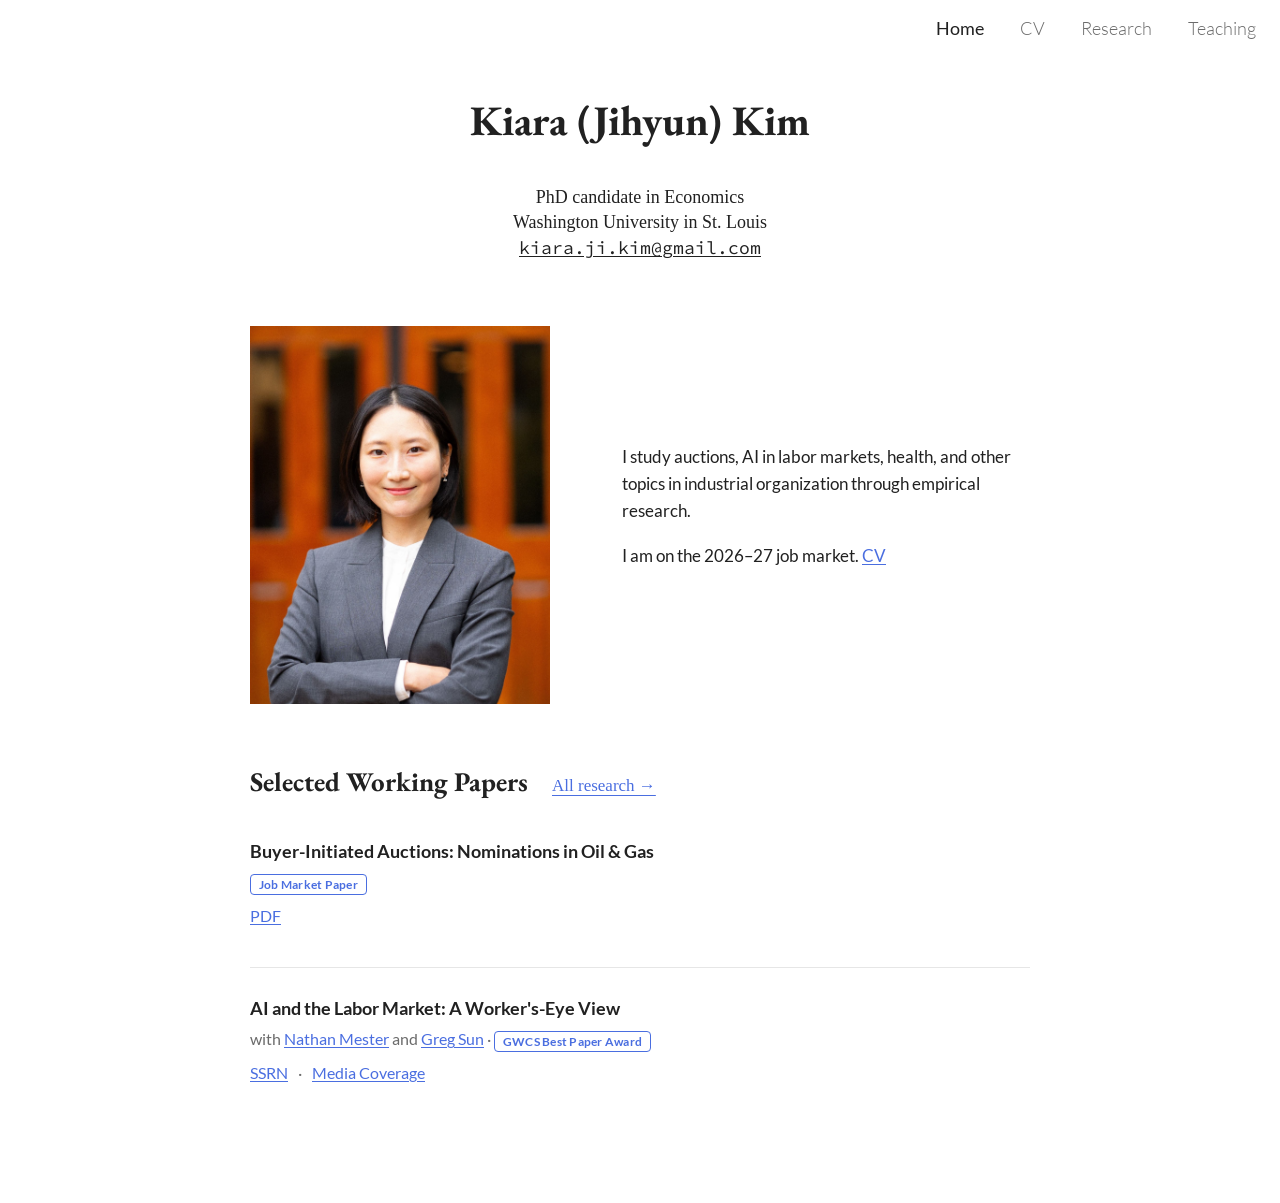
<file: index.html>
<!doctype html>
<html lang="en">
<head>
  <meta charset="utf-8">
  <meta name="viewport" content="width=device-width, initial-scale=1">
  <title>Kiara (Jihyun) Kim</title>
  <meta name="description" content="Kiara (Jihyun) Kim, PhD candidate in Economics at Washington University in St. Louis.">
  <link rel="stylesheet" href="style.css?v=5">
  <script src="script.js" defer></script>
</head>
<body>
  <header class="site-header">
    <nav>
      <a href="index.html" aria-current="page">Home</a>
      <a href="cv.html">CV</a>
      <a href="research.html">Research</a>
      <a href="teaching.html">Teaching</a>
    </nav>
  </header>

  <section class="hero">
    <h1>Kiara (Jihyun) Kim</h1>
    <p class="affil">PhD candidate in Economics<br>
      Washington University in St. Louis<br>
      <a class="email" href="mailto:kiara.ji.kim@gmail.com">kiara.ji.kim@gmail.com</a></p>
  </section>

  <div class="intro">
    <img src="images/profile.jpg" alt="Kiara (Jihyun) Kim">
    <div>
      <p>I study auctions, AI in labor markets, health, and other topics in industrial organization through empirical research.</p>
      <p>I am on the 2026&ndash;27 job market. <a href="files/CV_2026_Kiara.pdf">CV</a></p>
    </div>
  </div>

  <main>
    <section class="selected">
      <div class="section-head">
        <h2>Selected Working Papers</h2>
        <a class="more-link" href="research.html">All research &rarr;</a>
      </div>

      <article class="paper">
        <h3>Buyer-Initiated Auctions: Nominations in Oil &amp; Gas</h3>
        <p class="meta"><span class="tag">Job Market Paper</span></p>
        <p class="links"><a href="files/buyer-initiated-auctions.pdf">PDF</a></p>
      </article>

      <article class="paper">
        <h3>AI and the Labor Market: A Worker's-Eye View</h3>
        <p class="meta">with <a href="https://olin.washu.edu/doctoral-student/nathan-mester">Nathan Mester</a> and <a href="https://sites.google.com/view/gregory-sun/research">Greg Sun</a> &middot; <span class="tag">GWCS Best Paper Award</span></p>
        <p class="links">
          <a href="https://papers.ssrn.com/sol3/papers.cfm?abstract_id=6240619">SSRN</a><a href="https://source.washu.edu/2026/04/washu-expert-research-highlights-who-wins-loses-in-ai-influenced-job-market/">Media Coverage</a>
        </p>
      </article>

    </section>
  </main>
</body>
</html>
</file>
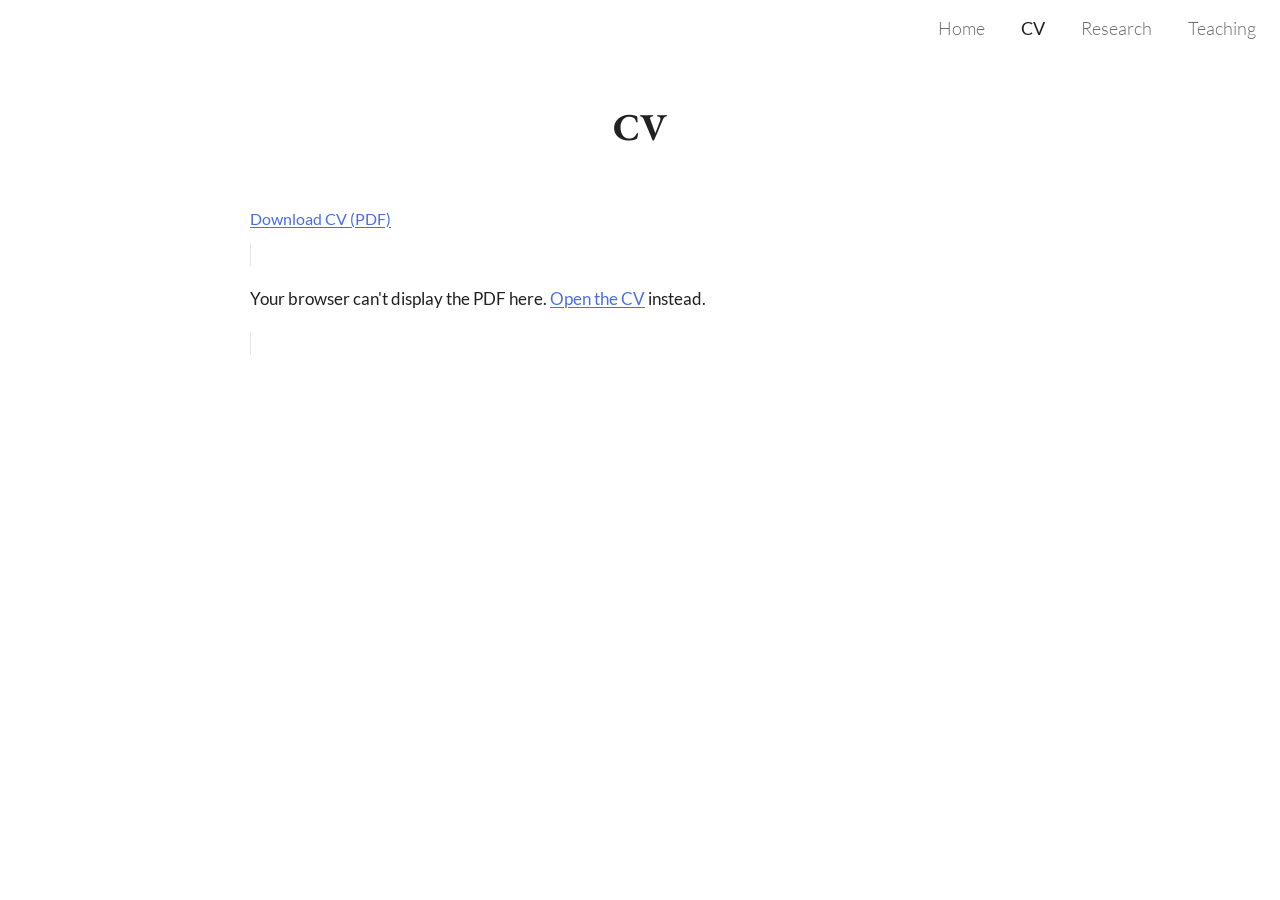
<file: cv.html>
<!doctype html>
<html lang="en">
<head>
  <meta charset="utf-8">
  <meta name="viewport" content="width=device-width, initial-scale=1">
  <title>CV · Kiara (Jihyun) Kim</title>
  <link rel="stylesheet" href="style.css?v=5">
  <script src="script.js" defer></script>
</head>
<body>
  <header class="site-header">
      <nav>
        <a href="index.html">Home</a>
        <a href="cv.html" aria-current="page">CV</a>
        <a href="research.html">Research</a>
        <a href="teaching.html">Teaching</a>
      </nav>
  </header>

  <main>
    <h1 class="page-title">CV</h1>
    <div class="content">
    <p class="links"><a href="files/CV_2026_Kiara.pdf" download>Download CV (PDF)</a></p>
    <object class="cv-frame" data="files/CV_2026_Kiara.pdf" type="application/pdf">
      <p>Your browser can't display the PDF here. <a href="files/CV_2026_Kiara.pdf">Open the CV</a> instead.</p>
    </object>
    </div>
  </main>
</body>
</html>
</file>
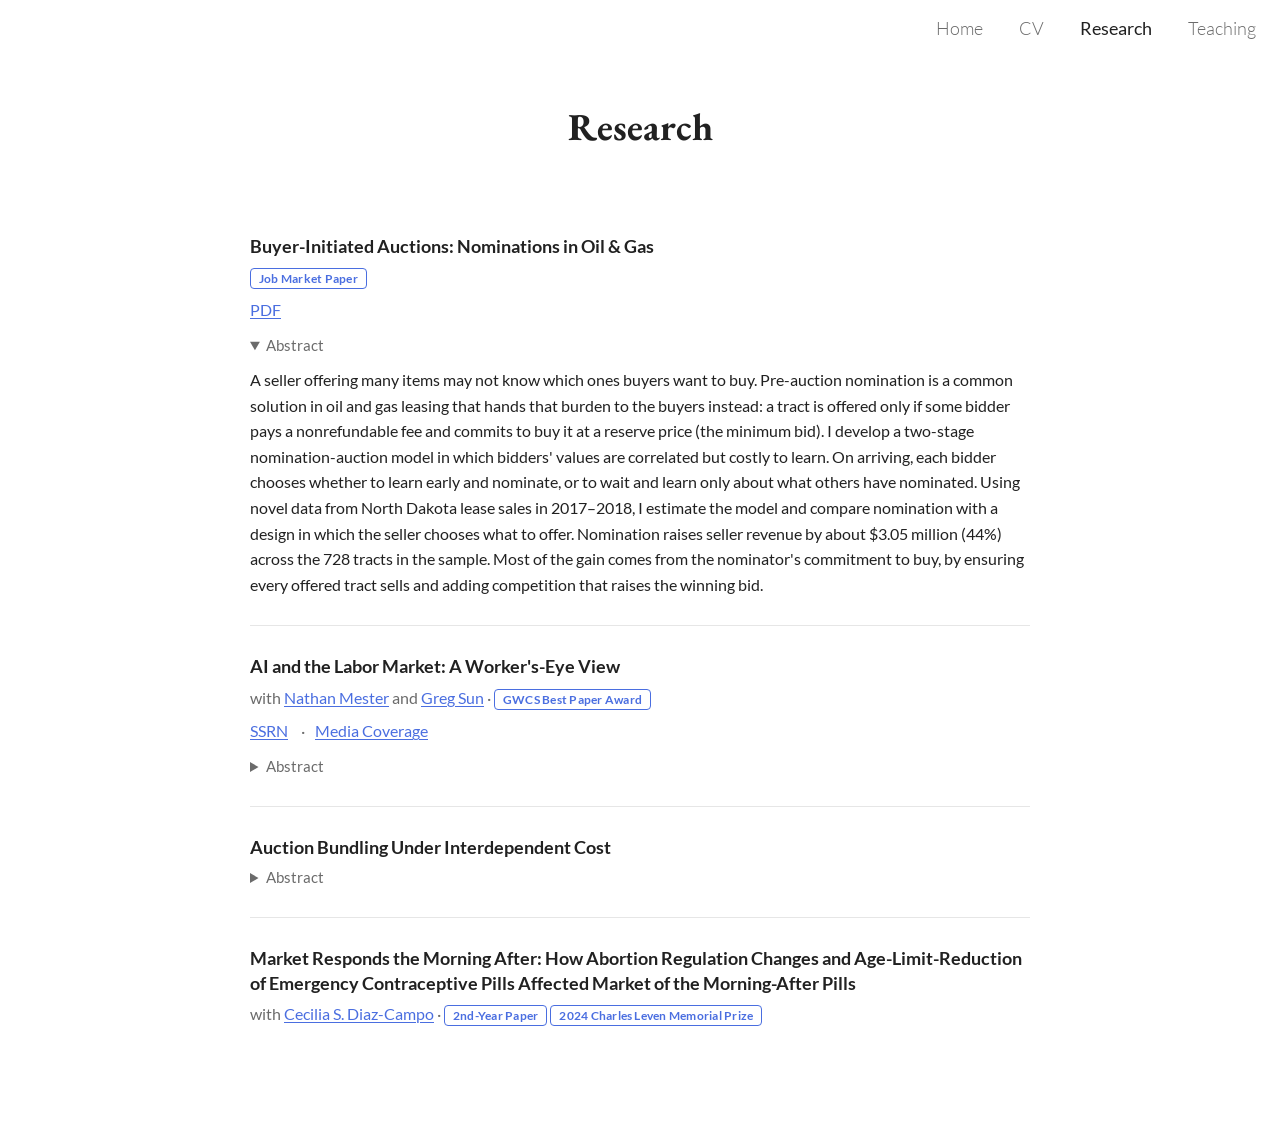
<file: research.html>
<!doctype html>
<html lang="en">
<head>
  <meta charset="utf-8">
  <meta name="viewport" content="width=device-width, initial-scale=1">
  <title>Research · Kiara (Jihyun) Kim</title>
  <link rel="stylesheet" href="style.css?v=5">
  <script src="script.js" defer></script>
</head>
<body>
  <header class="site-header">
      <nav>
        <a href="index.html">Home</a>
        <a href="cv.html">CV</a>
        <a href="research.html" aria-current="page">Research</a>
        <a href="teaching.html">Teaching</a>
      </nav>
  </header>

  <main>
    <h1 class="page-title">Research</h1>
    <div class="content">

    <article class="paper">
      <h2>Buyer-Initiated Auctions: Nominations in Oil &amp; Gas</h2>
      <p class="meta"><span class="tag">Job Market Paper</span></p>
      <p class="links">
        <a href="files/buyer-initiated-auctions.pdf">PDF</a>
      </p>
      <details open>
        <summary>Abstract</summary>
        <p>A seller offering many items may not know which ones buyers want to buy. Pre-auction nomination is a common solution in oil and gas leasing that hands that burden to the buyers instead: a tract is offered only if some bidder pays a nonrefundable fee and commits to buy it at a reserve price (the minimum bid). I develop a two-stage nomination-auction model in which bidders' values are correlated but costly to learn. On arriving, each bidder chooses whether to learn early and nominate, or to wait and learn only about what others have nominated. Using novel data from North Dakota lease sales in 2017–2018, I estimate the model and compare nomination with a design in which the seller chooses what to offer. Nomination raises seller revenue by about $3.05 million (44%) across the 728 tracts in the sample. Most of the gain comes from the nominator's commitment to buy, by ensuring every offered tract sells and adding competition that raises the winning bid.</p>
      </details>
    </article>

    <article class="paper">
      <h2>AI and the Labor Market: A Worker's-Eye View</h2>
      <p class="meta">with <a href="https://olin.washu.edu/doctoral-student/nathan-mester">Nathan Mester</a> and <a href="https://sites.google.com/view/gregory-sun/research">Greg Sun</a> &middot; <span class="tag">GWCS Best Paper Award</span></p>
      <p class="links">
        <a href="https://papers.ssrn.com/sol3/papers.cfm?abstract_id=6240619">SSRN</a>
        <a href="https://source.washu.edu/2026/04/washu-expert-research-highlights-who-wins-loses-in-ai-influenced-job-market/">Media Coverage</a>
      </p>
      <details>
        <summary>Abstract</summary>
        <p>We collect and analyze data from a survey of just under 2,000 U.S. citizens to study perceptions about the role of generative Artificial Intelligence (AI) in the workplace, as well as changes in career-relevant decision-making since the initial launch of ChatGPT. We report three main findings. First, most respondents report dedicating more time to learning now compared to before ChatGPT, and this trend is driven by those who use AI and believe that it is a useful tool for learning. Second, while time invested in learning tends to decrease with age, this trend is attenuated among those who believe in AI's potential as a learning tool. Third, workers who believe that AI is a complement to their own effort increase their effort in response to the introduction of AI while workers who believe that AI is a substitute show no such effect. These patterns are robust to the inclusion of a rich set of controls and demonstrate the importance of worker-level tradeoffs in shaping heterogeneous responses to the introduction of AI. They highlight career-long learning as a particularly important dimension of AI capabilities that is especially important in the eyes of many workers.</p>
      </details>
    </article>

    <article class="paper">
      <h2>Auction Bundling Under Interdependent Cost</h2>
      <details>
        <summary>Abstract</summary>
        <p>This paper uses a dynamic structural model to characterize and quantify cost interdependency in mineral rights using sequential auction data to exploit dynamic spatial incentives arising from sequentially realized winning outcomes. I find that bidders overbid in anticipation of future rent from winning close-by auctions. Structural estimates indicate that winning multiple nearby tracts results in cost synergy, with variation in proximity and size. Using the results, I show that bundling auctions improves both efficiency and revenue in a sequential auction setting. A back-of-the-envelope calculation suggests that revenue and efficiency improve if tracts 0.25 miles apart are bundled. Furthermore, the size of a bundle should be capped at 400 acres in total.</p>
      </details>
    </article>

    <article class="paper">
      <h2>Market Responds the Morning After: How Abortion Regulation Changes and Age-Limit-Reduction of Emergency Contraceptive Pills Affected Market of the Morning-After Pills</h2>
      <p class="meta">with <a href="https://sites.google.com/view/ceciliadiazcampo">Cecilia S. Diaz-Campo</a> &middot; <span class="tag">2nd-Year Paper</span> <span class="tag">2024 Charles Leven Memorial Prize</span></p>
    </article>
    </div>
  </main>
</body>
</html>
</file>
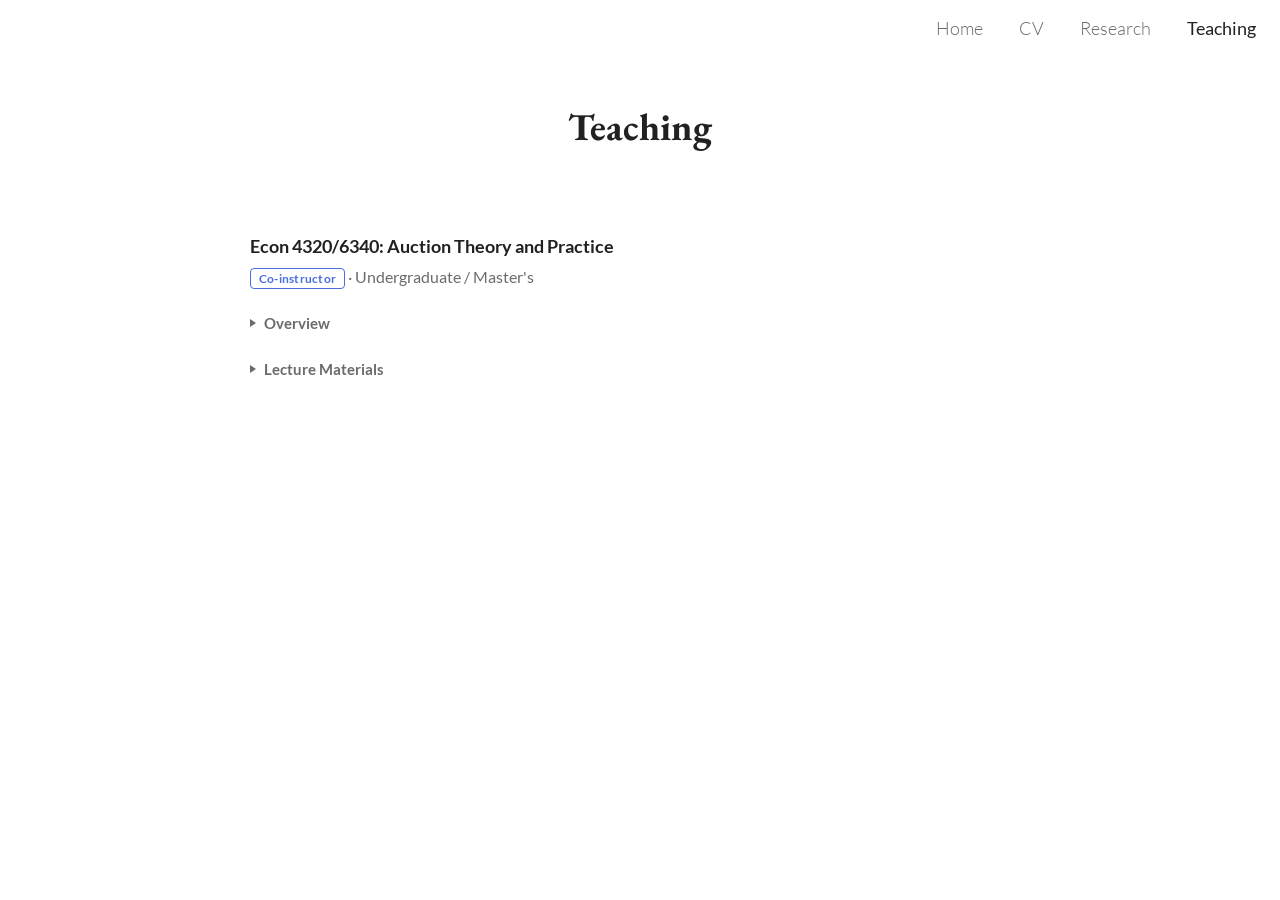
<file: teaching.html>
<!doctype html>
<html lang="en">
<head>
  <meta charset="utf-8">
  <meta name="viewport" content="width=device-width, initial-scale=1">
  <title>Teaching · Kiara (Jihyun) Kim</title>
  <link rel="stylesheet" href="style.css?v=5">
  <script src="script.js" defer></script>
  <style>
    /* Lecture Materials toggle (move into style.css if you prefer) */
    .materials {
      margin: 18px 0 14px;
    }
    .materials > summary {
      cursor: pointer;
      list-style: none;
      font-weight: 600;
      display: inline-flex;
      align-items: center;
      gap: 8px;
    }
    .materials > summary::-webkit-details-marker { display: none; }
    .materials > summary::before {
      content: "";
      width: 0;
      height: 0;
      border-left: 6px solid currentColor;
      border-top: 4px solid transparent;
      border-bottom: 4px solid transparent;
      transition: transform 0.15s ease;
    }
    .materials[open] > summary::before { transform: rotate(90deg); }
    .materials > summary:focus-visible {
      outline: 2px solid currentColor;
      outline-offset: 3px;
    }
    .materials-body {
      margin: 10px 0 0 4px;
      padding-left: 16px;
      border-left: 2px solid rgba(127, 127, 127, 0.3);
    }
    .materials-body .meta { margin: 0 0 6px; }
    .lecture-list {
      list-style: none;
      margin: 0;
      padding: 0;
    }
    .lecture-list li { margin: 6px 0; }
    @media (prefers-reduced-motion: reduce) {
      .materials > summary::before { transition: none; }
    }
  </style>
</head>
<body>
  <header class="site-header">
      <nav>
        <a href="index.html">Home</a>
        <a href="cv.html">CV</a>
        <a href="research.html">Research</a>
        <a href="teaching.html" aria-current="page">Teaching</a>
      </nav>
  </header>

  <main>
    <h1 class="page-title">Teaching</h1>
    <div class="content">

    <article class="paper">
      <h2>Econ 4320/6340: Auction Theory and Practice</h2>
      <p class="meta"><span class="tag">Co-instructor</span> &middot; Undergraduate / Master's</p>
      <details class="materials">
        <summary>Overview</summary>
        <div class="materials-body">
          <p>I co-teach this undergrad/masters course that applies theoretical and AI-assisted empirical tools to study auctions.</p>
          <p>My sessions cover the econometrics of auctions: using simulated and real data to estimate bidder preferences and inform auction design, along with open research questions. They also teach students how to prompt AI effectively and check its answers using basic game theory.</p>
        </div>
      </details>

      <details class="materials">
        <summary>Lecture Materials</summary>
        <div class="materials-body">
          <ul class="lecture-list">
            <li><a href="files/empirical-cdf-pdf.pdf">Lecture 3: Empirical CDF &amp; PDF: Estimating Distributions from Data</a></li>
            <li><a href="files/Lecture6_TA_session_procurement.pdf">Lecture 6: Using AI to Find (and Verify) Equilibrium: From Prisoner's Dilemma to a First-Price Procurement Auction</a></li>
            <li><a href="files/Lecture11_TA_session_empirical_auction.pdf">Lecture 11: GPV Identification: Recovering Values from Bids</a></li>
            <li><a href="files/Lecture11_TA_session_supplement.pdf">HW3 Supplement (Question B4): Solving &psi;(r) = 0: A Short Guide to Root Finding</a></li>
          </ul>
          <p class="note">Contact me for assignments and solutions.</p>
        </div>
      </details>

    </article>

    </div>
  </main>
</body>
</html>
</file>
<file: style.css>
/* Fonts are stored in /fonts (open-source, SIL Open Font License). Nothing loads from Google. */
@font-face { font-family: "EB Garamond"; src: url("fonts/eb-garamond-latin-500-normal.woff2") format("woff2"); font-weight: 500; font-display: swap; }
@font-face { font-family: "EB Garamond"; src: url("fonts/eb-garamond-latin-700-normal.woff2") format("woff2"); font-weight: 700; font-display: swap; }
@font-face { font-family: "Lato"; src: url("fonts/lato-latin-300-normal.woff2") format("woff2"); font-weight: 300; font-display: swap; }
@font-face { font-family: "Lato"; src: url("fonts/lato-latin-400-normal.woff2") format("woff2"); font-weight: 400; font-display: swap; }
@font-face { font-family: "Lato"; src: url("fonts/lato-latin-700-normal.woff2") format("woff2"); font-weight: 700; font-display: swap; }
@font-face { font-family: "Source Code Pro"; src: url("fonts/source-code-pro-latin-400-normal.woff2") format("woff2"); font-weight: 400; font-display: swap; }

:root {
  --text: #212121;
  --muted: #6b6b6b;
  --link: #4a6ee0;
  --rule: #e6e6e6;
  --display: "EB Garamond", Garamond, "Times New Roman", serif;
  --serif: "Times New Roman", Times, serif;
  --sans: "Lato", "Helvetica Neue", Arial, sans-serif;
  --mono: "Source Code Pro", Menlo, Consolas, monospace;
  --bg: #ffffff;
  --accent: #8a3b12;
}

/* Dark mode: used automatically when the visitor's device is set to dark */
@media (prefers-color-scheme: dark) {
  :root {
    --bg: #161719;
    --text: #e9e7e3;
    --muted: #a2a6ad;
    --link: #8fa9ff;
    --rule: #2f3136;
    --accent: #e8955f;
  }
}

* { box-sizing: border-box; }
html { -webkit-text-size-adjust: 100%; }

body {
  margin: 0;
  background: var(--bg);
  color: var(--text);
  font-family: var(--sans);
  font-size: 17px;
  line-height: 1.6;
}

a { color: var(--link); text-underline-offset: 2px; }

/* Top-right menu */
.site-header {
  position: sticky;
  top: 0;
  z-index: 10;
  display: flex;
  justify-content: flex-end;
  padding: 10px 24px;
  background: var(--bg);
  transition: background-color 0.25s ease, box-shadow 0.25s ease;
}

/* Dark bar after scrolling down */
.site-header.scrolled {
  background: #212121;
  box-shadow: 0 1px 4px rgba(0, 0, 0, 0.25);
}
.site-header.scrolled nav a { color: #e0e0e0; }
.site-header.scrolled nav a:hover { color: #ffffff; }
.site-header.scrolled nav a[aria-current="page"] { color: #8fa9ff; }

nav { display: flex; flex-wrap: wrap; gap: 4px 36px; }

nav a {
  font-family: var(--sans);
  font-weight: 300;
  font-size: 18px;
  color: var(--muted);
  text-decoration: none;
  padding: 4px 0;
}

nav a:hover { color: var(--text); }
nav a[aria-current="page"] { color: var(--text); font-weight: 400; }

/* Centered name block */
.hero {
  text-align: center;
  padding: 40px 20px 0;
}

.hero h1 {
  font-family: var(--display);
  font-weight: 700;
  font-size: 42px;
  line-height: 1.15;
  margin: 0 0 40px;
}

.affil {
  font-family: var(--serif);
  font-size: 18px;
  line-height: 1.4;
  margin: 0;
}

.affil a { color: var(--link); }
.affil a.email { font-family: var(--mono); color: var(--text); }

main {
  max-width: 1280px;
  margin: 0 auto;
  padding: 0 24px 80px;
}

/* Photo left, text right */
.intro {
  display: grid;
  grid-template-columns: 300px 1fr;
  gap: 72px;
  align-items: center;
  max-width: 820px;
  margin: 64px auto 0;
  padding: 0 20px;
}

.intro img { width: 100%; height: auto; display: block; }
.intro p { margin: 0 0 18px; }

/* Inner pages */
.page-title {
  font-family: var(--display);
  font-weight: 700;
  font-size: 38px;
  text-align: center;
  margin: 40px 0 48px;
}

.content { max-width: 780px; margin: 0 auto; }

h2 {
  font-family: var(--display);
  font-weight: 700;
  font-size: 27px;
  margin: 0 0 8px;
}

.paper { padding: 28px 0; border-top: 1px solid var(--rule); }
.paper:first-of-type { border-top: none; }

.paper h3, .paper h2 {
  font-family: var(--sans);
  font-weight: 700;
  font-size: 18px;
  line-height: 1.35;
  margin: 0 0 6px;
}

.meta { color: var(--muted); font-size: 16px; margin: 0 0 8px; }
.tag {
  display: inline-block;
  font-family: var(--sans);
  font-size: 12px;
  font-weight: 700;
  letter-spacing: 0.02em;
  line-height: 1.6;
  color: var(--link);
  border: 1px solid var(--link);
  border-radius: 4px;
  padding: 0 8px;
  vertical-align: middle;
}

.section-head {
  display: flex;
  flex-wrap: wrap;
  align-items: baseline;
  gap: 4px 24px;
  margin: 0 0 8px;
}
.section-head h2 { margin: 0; }
.more-link {
  font-family: Georgia, "Times New Roman", serif;
  font-size: 17px;
  color: var(--link);
  text-decoration-thickness: 1px;
  text-underline-offset: 4px;
}
.more-link:hover { text-decoration-thickness: 2px; }

.links { font-size: 16px; margin: 0 0 10px; }
.links a + a::before { content: "·"; color: var(--muted); display: inline-block; margin: 0 10px; text-decoration: none; }

details summary { cursor: pointer; color: var(--muted); font-size: 15px; }
details p { margin: 10px 0 0; font-size: 16px; }

.selected { max-width: 780px; margin: 56px auto 0; }

.note { color: var(--muted); font-style: italic; }

.cv-frame {
  width: 100%;
  height: 85vh;
  min-height: 520px;
  border: 1px solid var(--rule);
}

footer { padding: 0 24px 40px; }

/* Phones and small screens */
@media (max-width: 900px) {
  body { font-size: 16px; }
  nav { gap: 4px 22px; }
  nav a { font-size: 16px; }
  .hero h1 { font-size: 34px; margin-bottom: 40px; }
  .affil { font-size: 16px; }
  .intro { grid-template-columns: 1fr; gap: 28px; margin-top: 56px; padding: 0 16px; }
  .intro img { max-width: 320px; margin: 0 auto; }
  main { padding: 0 16px 60px; }
  .page-title { font-size: 32px; }
  .selected { margin-top: 48px; }
}
</file>
